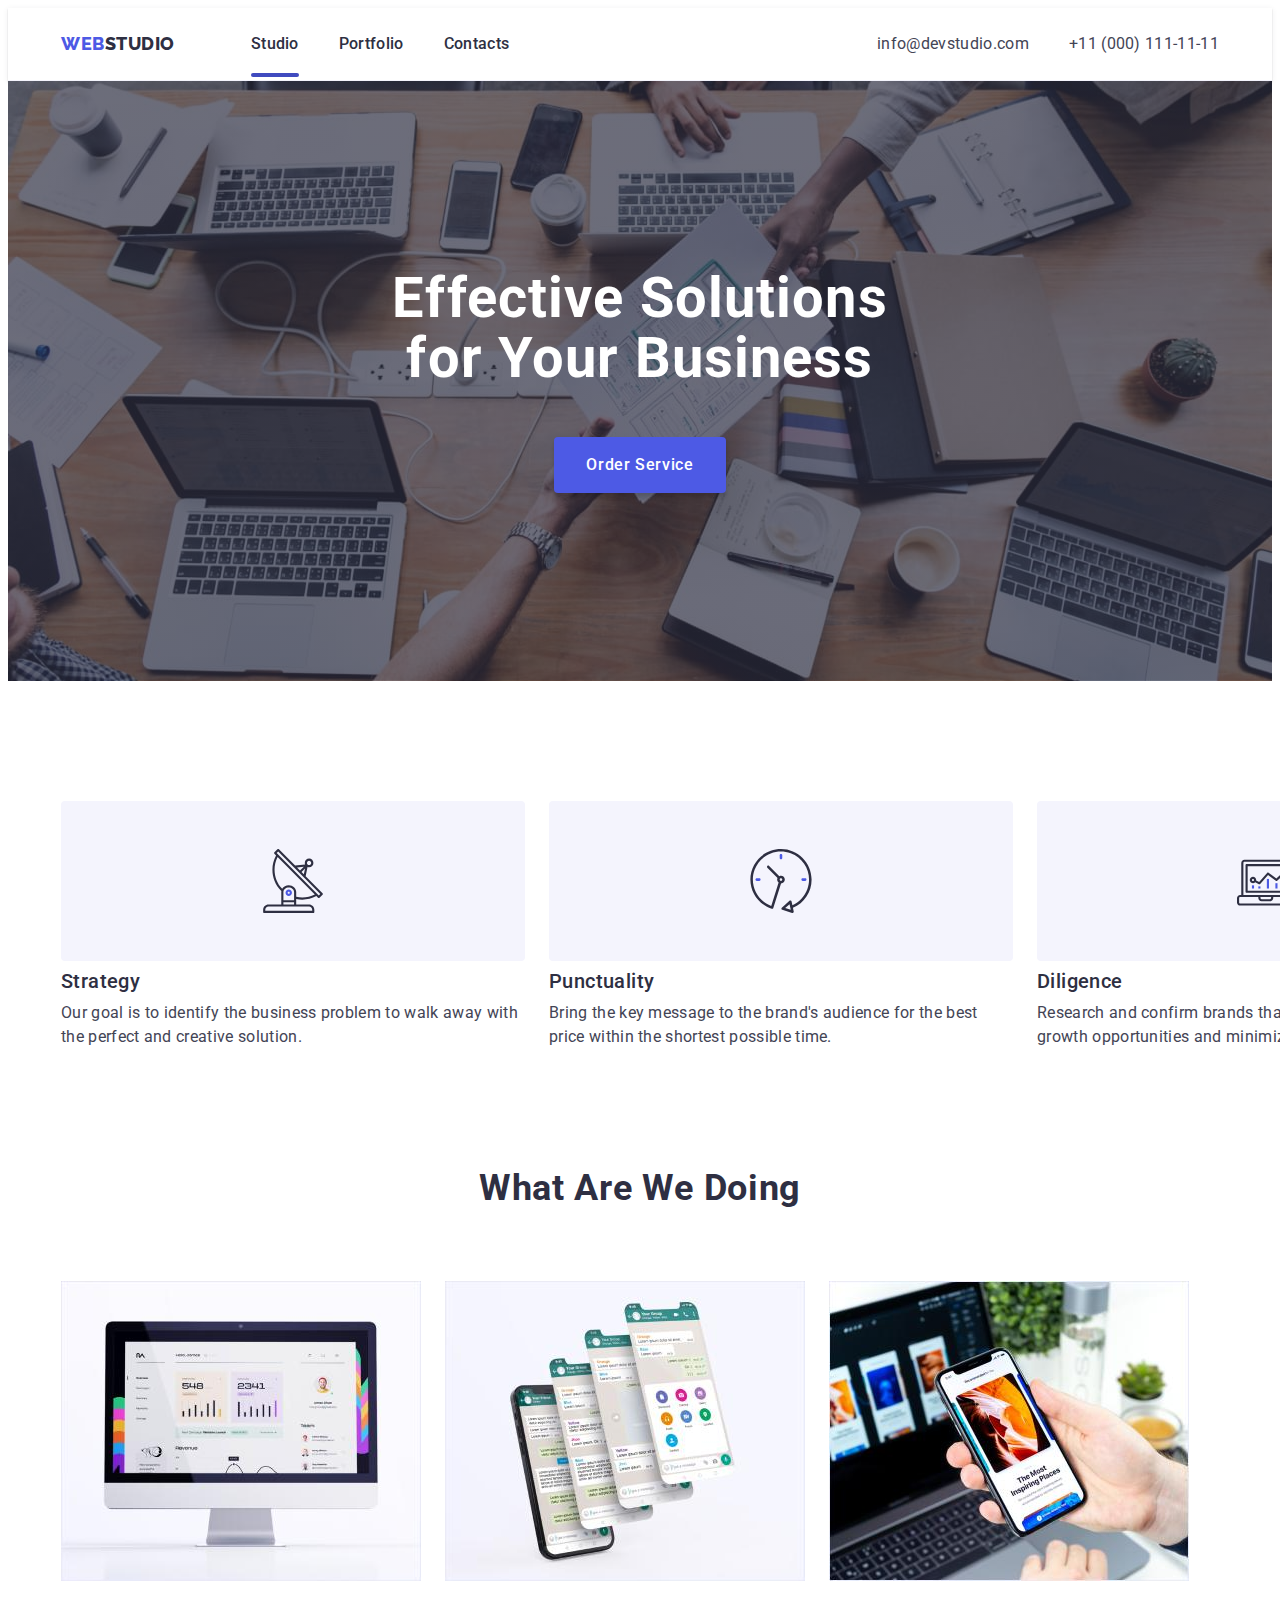
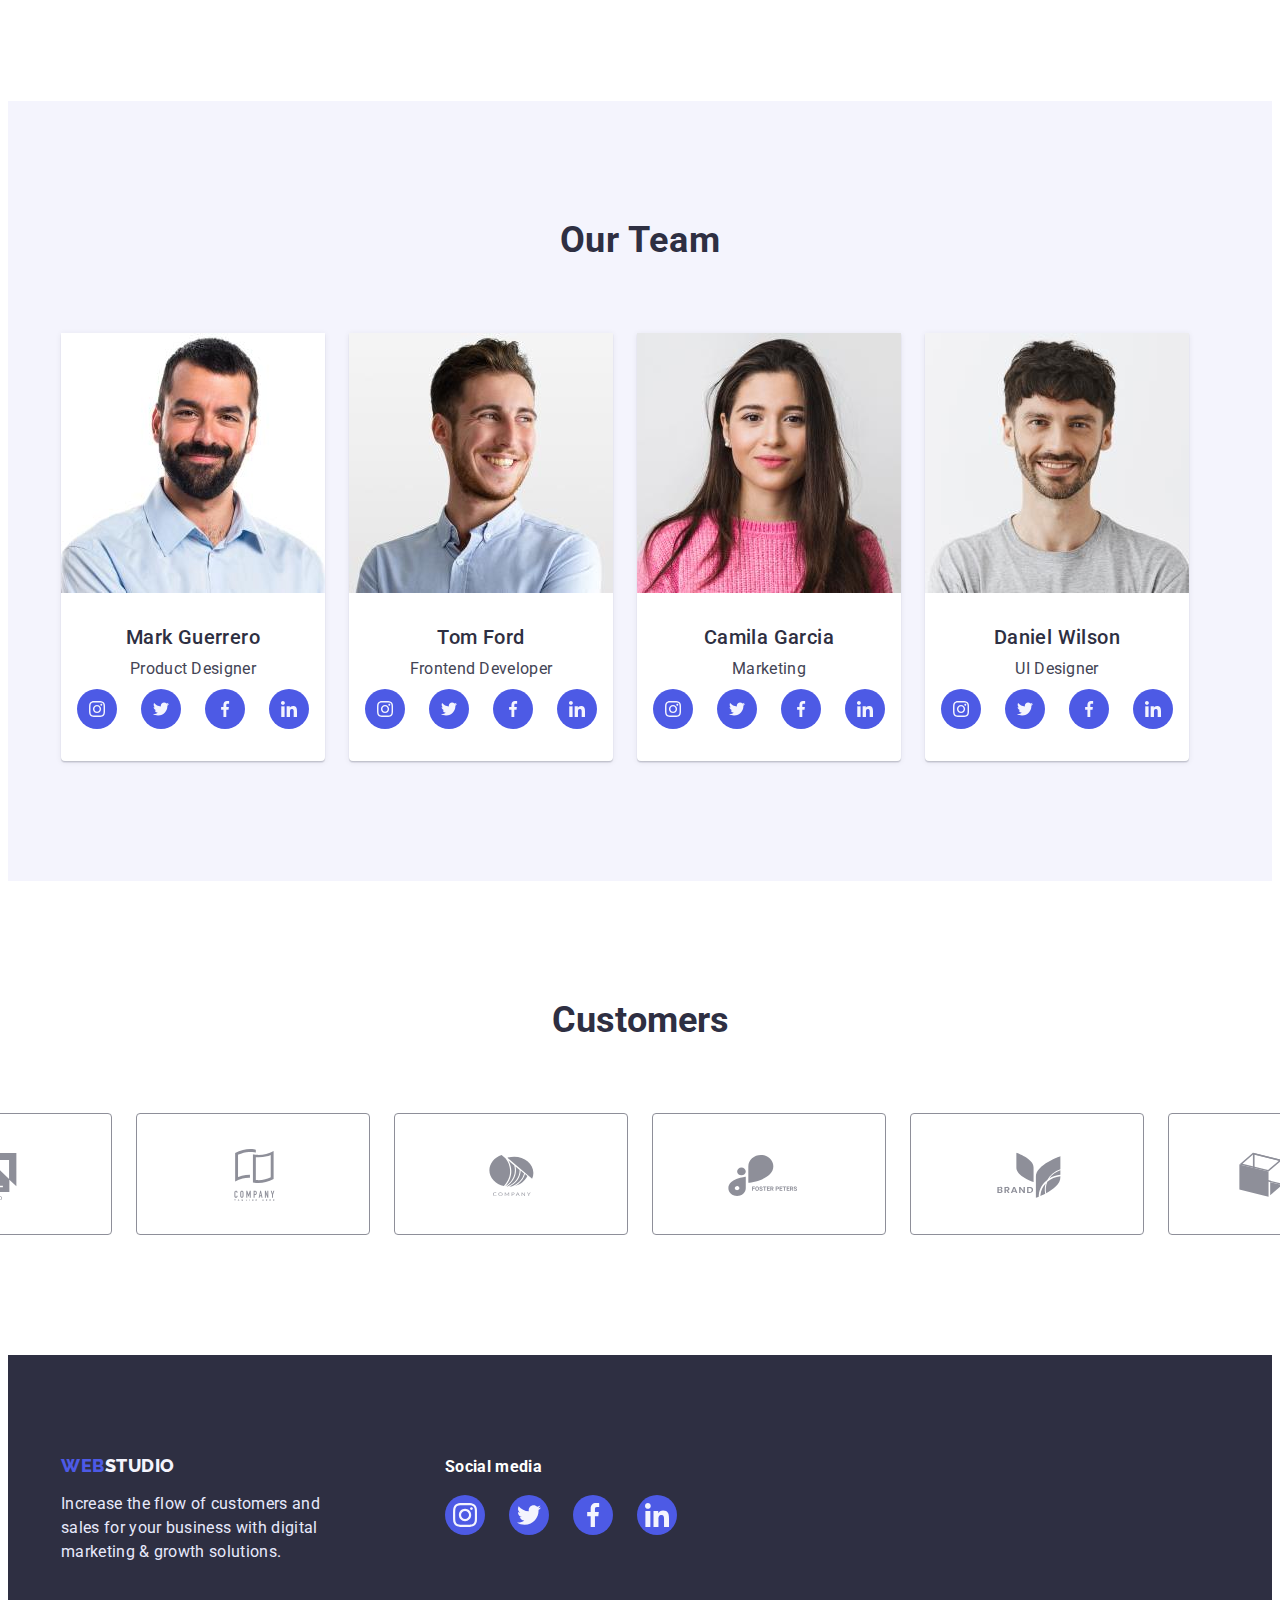
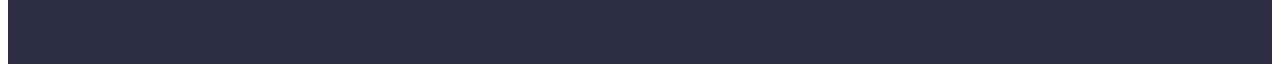
<file: index.html>
<!DOCTYPE html>
<html lang="en">
  <head>
    <meta charset="UTF-8" />
    <meta http-equiv="X-UA-Compatible" content="IE=edge" />
    <meta name="viewport" content="width=device-width, initial-scale=1.0" />
    <title>WEBSTUDIO</title>
    <link
      rel="stylesheet"
      href="https://cdnjs.cloudflare.com/ajax/libs/modern-normalize/1.1.0/modern-normalize.min.css"
      integrity="sha512-wpPYUAdjBVSE4KJnH1VR1HeZfpl1ub8YT/NKx4PuQ5NmX2tKuGu6U/JRp5y+Y8XG2tV+wKQpNHVUX03MfMFn9Q=="
      crossorigin="anonymous"
      referrerpolicy="no-referrer"
    />

    <link rel="preconnect" href="https://fonts.googleapis.com" />
    <link rel="preconnect" href="https://fonts.gstatic.com" crossorigin />
    <link
      href="https://fonts.googleapis.com/css2?family=Raleway:wght@800&family=Roboto:wght@400;500;700;900&display=swap"
      rel="stylesheet"
    />
    <link rel="stylesheet" href="./css/styles.css" />
  </head>
  <body>
    <header class="header-page">
      <div class="container header-page-container">
        <nav class="header-nav">
          <a class="logo link" href="./index.html"
            >Web<span class="logo-studio">Studio</span></a
          >
          <ul class="header-button list">
            <li class="btn-item">
              <a class="btn link btn-header-studio" href="./index.html">Studio</a>
            </li>
            <li class="btn-item">
              <a class="btn link " href="./portfolio.html">Portfolio</a>
            </li>
            <li class="btn-item">
              <a class="btn link" href="">Contacts</a>
            </li>
          </ul>
        </nav>
        <!-- link header -->
        <address class="header-address">
          <ul class="header-link list">
            <li class="address-item">
              <a class="btn-link link" href="mailto:info@devstudio.com"
                >info@devstudio.com</a
              >
            </li>
            <li class="address-item">
              <a class="btn-link link" href="tel:+110001111111"
                >+11 (000) 111-11-11</a
              >
            </li>
          </ul>
        </address>
      </div>
    </header>
    <main>
      <!-- section#1 -->
      <section class="section-hero">
        <div class="container hero-container">
          <h1 class="section-hero-heading">
            Effective Solutions for Your Business
          </h1>
          <button class="section-hero-btn" type="button" data-modal-open>
            Order Service
          </button>
        </div>
      </section>
      <!-- section#2 -->
      <section class="section-two">
        <div class="container section-two-container">
          <h2 class="main shadow" hidden>section#2</h2>
          <ul class="section-two-list list">
            <li class="section-two-item">
              <div class="icon-section-two">
                <svg class="section-two-svg">
                  <use href="./images/symbol-defs.svg#icon-antenna"></use>
                </svg>
              </div>
              <h3 class="section-two-head">Strategy</h3>
              <p class="section-two-text">
                Our goal is to identify the business problem to walk away with
                the perfect and creative solution.
              </p>
            </li>
            <li class="section-two-item">
              <div class="icon-section-two">
                <svg class="section-two-svg">
                  <use href="./images/symbol-defs.svg#icon-clock"></use>
                </svg>
              </div>
              <h3 class="section-two-head">Punctuality</h3>
              <p class="section-two-text">
                Bring the key message to the brand's audience for the best price
                within the shortest possible time.
              </p>
            </li>
            <li class="section-two-item">
              <div class="icon-section-two">
                <svg class="section-two-svg">
                  <use href="./images/symbol-defs.svg#icon-diagram"></use>
                </svg>
              </div>
              <h3 class="section-two-head">Diligence</h3>
              <p class="section-two-text">
                Research and confirm brands that present the strongest digital
                growth opportunities and minimize risk.
              </p>
            </li>
            <li class="section-two-item">
              <div class="icon-section-two">
                <svg class="section-two-svg">
                  <use href="./images/symbol-defs.svg#icon-astronaut"></use>
                </svg>
              </div>
              <h3 class="section-two-head">Technologies</h3>
              <p class="section-two-text">
                Design practice focused on digital experiences. We bring forth a
                deep passion for problem-solving.
              </p>
            </li>
          </ul>
        </div>
      </section>
      <!-- section#3 -->
      <section class="section-three">
        <div class="container">
          <h2 class="section-three-head">What Are We Doing</h2>
          <ul class="section-three-list list">
            <li class="section-three-item">
              <img
                src="./images/doing1.jpg"
                alt="Photo"
                width="360"
                height="300"
              />
            </li>
            <li class="section-three-item">
              <img
                src="./images/doing2.jpg"
                alt="Photo"
                width="360"
                height="300"
              />
            </li>
            <li class="section-three-item">
              <img
                src="./images/doing3.jpg"
                alt="Photo"
                width="360"
                height="300"
              />
            </li>
          </ul>
        </div>
      </section>
      <!-- section#4 -->
      <section class="section-four">
        <div class="container">
          <h2 class="section-four-head">Our Team</h2>
          <ul class="section-four-list list">
            <li class="section-four-item">
              <img
                src="./images/team1.jpg"
                alt="Mark Guerrero"
                width="264"
                height="260"
              />
              <div class="card-name">
                <h3 class="section-four-name">Mark Guerrero</h3>
                <p class="section-four-text">Product Designer</p>
                <ul class="link list icon-list">
                  <li class="icon-item">
                    <a class="icon-link" href="">
                      <svg class="icon-svg">
                        <use
                          href="./images/symbol-defs.svg#icon-instagram"
                        ></use>
                      </svg>
                    </a>
                  </li>
                  <li class="icon-item">
                    <a class="icon-link" href="">
                      <svg class="icon-svg">
                        <use href="./images/symbol-defs.svg#icon-twitter"></use>
                      </svg>
                    </a>
                  </li>
                  <li class="icon-item">
                    <a class="icon-link" href="">
                      <svg class="icon-svg">
                        <use
                          href="./images/symbol-defs.svg#icon-facebook"
                        ></use>
                      </svg>
                    </a>
                  </li>
                  <li class="icon-item">
                    <a class="icon-link" href="">
                      <svg class="icon-svg">
                        <use
                          href="./images/symbol-defs.svg#icon-linkedin"
                        ></use>
                      </svg>
                    </a>
                  </li>
                </ul>
              </div>
            </li>
            <li class="section-four-item">
              <img
                src="./images/team2.jpg"
                alt="Tom Ford"
                width="264"
                height="260"
              />
              <div class="card-name">
                <h3 class="section-four-name">Tom Ford</h3>
                <p class="section-four-text">Frontend Developer</p>
                <ul class="link list icon-list">
                  <li class="icon-item">
                    <a class="icon-link" href="">
                      <svg class="icon-svg">
                        <use
                          href="./images/symbol-defs.svg#icon-instagram"
                        ></use>
                      </svg>
                    </a>
                  </li>
                  <li class="icon-item">
                    <a class="icon-link" href="">
                      <svg class="icon-svg">
                        <use href="./images/symbol-defs.svg#icon-twitter"></use>
                      </svg>
                    </a>
                  </li>
                  <li class="icon-item">
                    <a class="icon-link" href="">
                      <svg class="icon-svg">
                        <use
                          href="./images/symbol-defs.svg#icon-facebook"
                        ></use>
                      </svg>
                    </a>
                  </li>
                  <li class="icon-item">
                    <a class="icon-link" href="">
                      <svg class="icon-svg">
                        <use
                          href="./images/symbol-defs.svg#icon-linkedin"
                        ></use>
                      </svg>
                    </a>
                  </li>
                </ul>
              </div>
            </li>
            <li class="section-four-item">
              <img
                src="./images/team3.jpg"
                alt="Camila Garcia"
                width="264"
                height="260"
              />
              <div class="card-name">
                <h3 class="section-four-name">Camila Garcia</h3>
                <p class="section-four-text">Marketing</p>
                <ul class="link list icon-list">
                  <li class="icon-item">
                    <a class="icon-link" href="">
                      <svg class="icon-svg">
                        <use
                          href="./images/symbol-defs.svg#icon-instagram"
                        ></use>
                      </svg>
                    </a>
                  </li>
                  <li class="icon-item">
                    <a class="icon-link" href="">
                      <svg class="icon-svg">
                        <use href="./images/symbol-defs.svg#icon-twitter"></use>
                      </svg>
                    </a>
                  </li>
                  <li class="icon-item">
                    <a class="icon-link" href="">
                      <svg class="icon-svg">
                        <use
                          href="./images/symbol-defs.svg#icon-facebook"
                        ></use>
                      </svg>
                    </a>
                  </li>
                  <li class="icon-item">
                    <a class="icon-link" href="">
                      <svg class="icon-svg">
                        <use
                          href="./images/symbol-defs.svg#icon-linkedin"
                        ></use>
                      </svg>
                    </a>
                  </li>
                </ul>
              </div>
            </li>
            <li class="section-four-item">
              <img
                src="./images/team4.jpg"
                alt="Daniel Wilson"
                width="264"
                height="260"
              />
              <div class="card-name">
                <h3 class="section-four-name">Daniel Wilson</h3>
                <p class="section-four-text">UI Designer</p>
                <ul class="link list icon-list">
                  <li class="icon-item">
                    <a class="icon-link" href="">
                      <svg class="icon-svg">
                        <use
                          href="./images/symbol-defs.svg#icon-instagram"
                        ></use>
                      </svg>
                    </a>
                  </li>
                  <li class="icon-item">
                    <a class="icon-link" href="">
                      <svg class="icon-svg">
                        <use href="./images/symbol-defs.svg#icon-twitter"></use>
                      </svg>
                    </a>
                  </li>
                  <li class="icon-item">
                    <a class="icon-link" href="">
                      <svg class="icon-svg">
                        <use
                          href="./images/symbol-defs.svg#icon-facebook"
                        ></use>
                      </svg>
                    </a>
                  </li>
                  <li class="icon-item">
                    <a class="icon-link" href="">
                      <svg class="icon-svg">
                        <use
                          href="./images/symbol-defs.svg#icon-linkedin"
                        ></use>
                      </svg>
                    </a>
                  </li>
                </ul>
              </div>
            </li>
          </ul>
        </div>
      </section>
      <!-- section#5 -->
      <section class="section-five">
        <div class="container">
          <h2 class="head-section-five">Customers</h2>
          <ul class="section-five-list link list">
            <li class="section-five-item">
              <a class="section-five-link" href="">
                <svg class="section-five-svg">
                  <use href="./images/symbol-defs.svg#icon-Logo_six"></use>
                </svg>
              </a>
            </li>
            <li class="section-five-item">
              <a class="section-five-link" href="">
                <svg class="section-five-svg">
                  <use href="./images/symbol-defs.svg#icon-Logo_one"></use>
                </svg>
              </a>
            </li>
            <li class="section-five-item">
              <a class="section-five-link" href="">
                <svg class="section-five-svg">
                  <use href="./images/symbol-defs.svg#icon-Logo_two"></use>
                </svg>
              </a>
            </li>
            <li class="section-five-item">
              <a class="section-five-link" href="">
                <svg class="section-five-svg">
                  <use href="./images/symbol-defs.svg#icon-Logo_three"></use>
                </svg>
              </a>
            </li>
            <li class="section-five-item">
              <a class="section-five-link" href="">
                <svg class="section-five-svg">
                  <use href="./images/symbol-defs.svg#icon-Logo_four"></use>
                </svg>
              </a>
            </li>
            <li class="section-five-item">
              <a class="section-five-link" href="">
                <svg class="section-five-svg">
                  <use href="./images/symbol-defs.svg#icon-Logo_five"></use>
                </svg>
              </a>
            </li>
          </ul>
        </div>
      </section>
    </main>
    <footer class="section-footer">
      <div class="container">
        <ul class="link list footer-list">
          <li class="footer-item">
            <a href="./index.html" class="logo link"
              >Web<span class="logo-studio-footer">Studio</span></a
            >
            <p class="section-footer-text">
              Increase the flow of customers and sales for your business with
              digital marketing & growth solutions.
            </p>
          </li>
          <li class="footer-item">
            <h3 class="socialmedia">Social media</h3>
            <ul class="link list icon-list-footer">
              <li class="icon-item-footer">
                <a class="icon-link-footer" href="">
                  <svg class="icon-footer">
                    <use href="./images/symbol-defs.svg#icon-instagram"></use>
                  </svg>
                </a>
              </li>
              <li class="icon-item-footer">
                <a class="icon-link-footer" href="">
                  <svg class="icon-footer">
                    <use href="./images/symbol-defs.svg#icon-twitter"></use>
                  </svg>
                </a>
              </li>
              <li class="icon-item-footer">
                <a class="icon-link-footer" href="">
                  <svg class="icon-footer">
                    <use href="./images/symbol-defs.svg#icon-facebook"></use>
                  </svg>
                </a>
              </li>
              <li class="icon-item-footer">
                <a class="icon-link-footer" href="">
                  <svg class="icon-footer">
                    <use href="./images/symbol-defs.svg#icon-linkedin"></use>
                  </svg>
                </a>
              </li>
            </ul>
          </li>
        </ul>
      </div>
    </footer>
    <div class="backdrop is-hidden"data-modal>
      <div class="modal">
        <button type="button" class="modal-close-btn" data-modal-close>
          <svg class="modal-close" width="18" height="18">
            <use href="./images/symbol-defs.svg#icon-close-black"></use>
          </svg>
        </button>
        <!-- <div>
          <form class="modal-form">
            <h3 class="modal-form-head">Leave your contacts and we will call you back</h3>
             <label class="modal-form-label">
              <span class="modal-label-span">Name</span>
              <input class="modal-form-input" type="text">
          </label>
          <label class="modal-form-label">
            <span class="modal-label-span">Phone</span>
            <input class="modal-form-input" type="tel">
          </label>
          <label class="modal-form-label">
            <span class="modal-label-span">Email</span>
            <input class="modal-form-input" type="email">
          </label>
          <label class="modal-form-label">
            <span class="modal-label-span">Comment</span>          
            <textarea class="modal-form-input-message" name="" id="" placeholder="Text input" ></textarea>
          </label>
          <input class="modal-form-input-check" type="text">
          <label class="modal-form-label-check" for=""></label>
          </form>
        </div> -->
        </div>
      </div>
    </div>
    
    <script src="./js/modal.js"></script>
  </body>
</html>
</file>
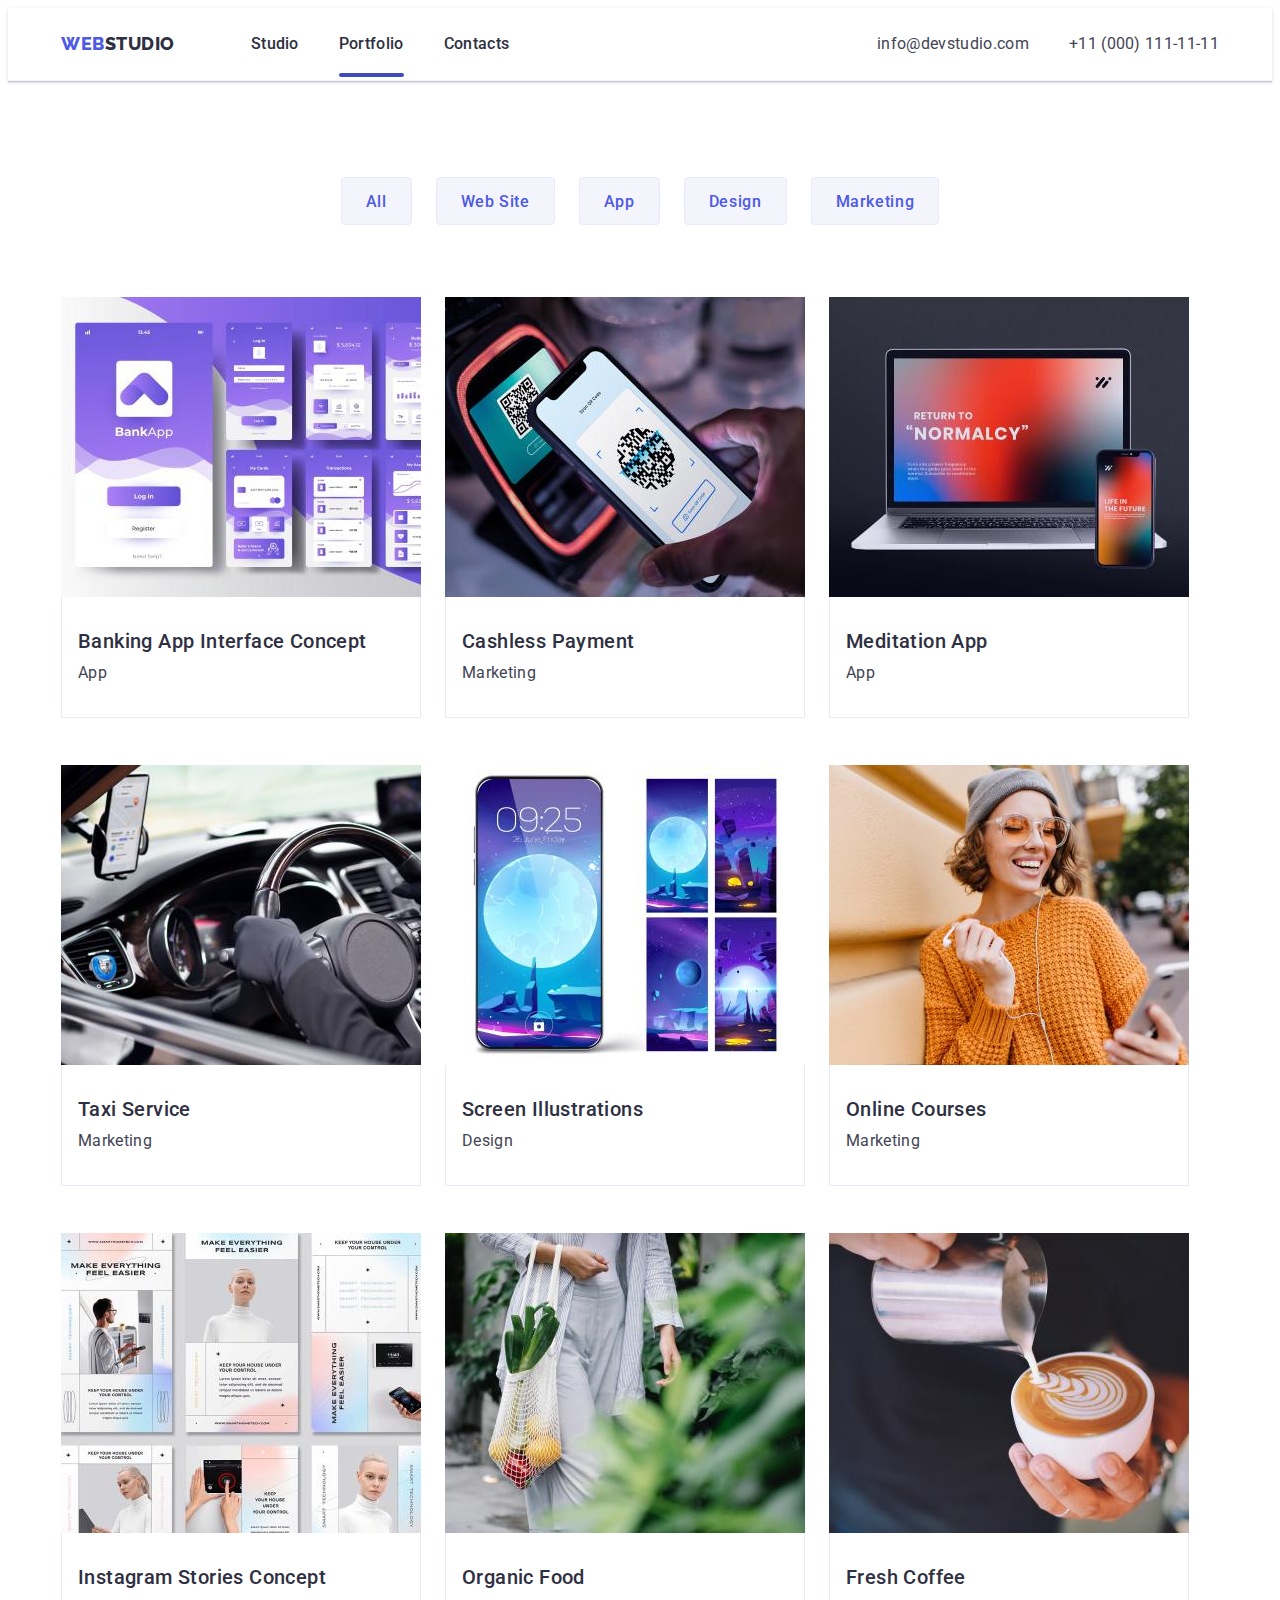
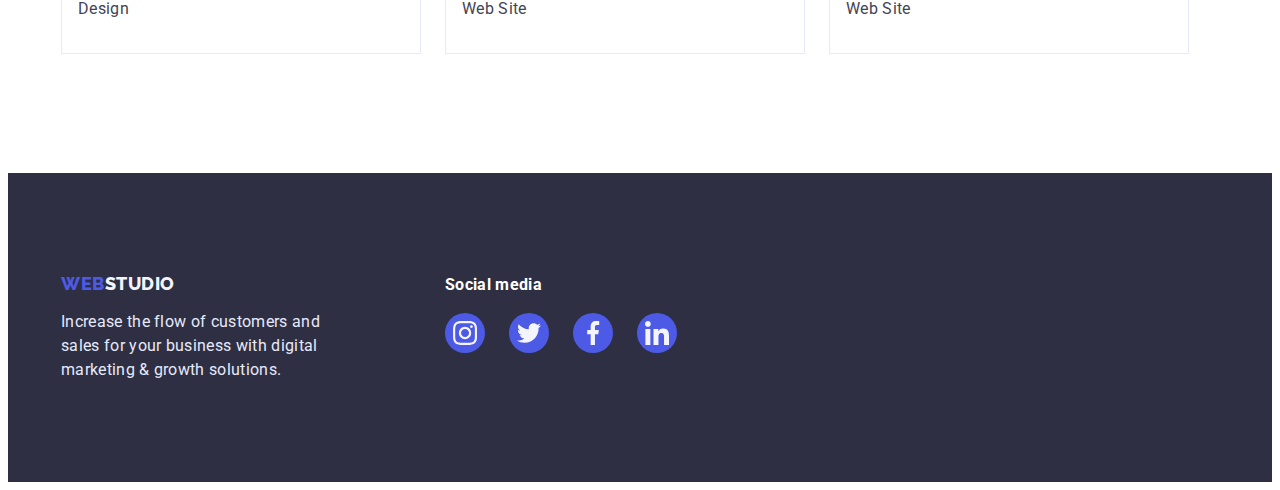
<file: portfolio.html>
<!DOCTYPE html>
<html lang="en">
  <head>
    <meta charset="UTF-8" />
    <meta http-equiv="X-UA-Compatible" content="IE=edge" />
    <meta name="viewport" content="width=device-width, initial-scale=1.0" />
    <title>WEBSTUDIO</title>
    <link
    rel="stylesheet"
    href="https://cdnjs.cloudflare.com/ajax/libs/modern-normalize/1.1.0/modern-normalize.min.css"
    integrity="sha512-wpPYUAdjBVSE4KJnH1VR1HeZfpl1ub8YT/NKx4PuQ5NmX2tKuGu6U/JRp5y+Y8XG2tV+wKQpNHVUX03MfMFn9Q=="
    crossorigin="anonymous"
    referrerpolicy="no-referrer"
  />
    
    <link rel="preconnect" href="https://fonts.googleapis.com" />
    <link rel="preconnect" href="https://fonts.gstatic.com" crossorigin />
    <link
      href="https://fonts.googleapis.com/css2?family=Raleway:wght@800&family=Roboto:wght@400;500;700;900&display=swap"
      rel="stylesheet"
    />
    <link rel="stylesheet" href="./css/styles.css" />
  </head>
  <body>
    <header class="header-page">
      <div class="container header-page-container">      
      <nav class="header-nav">
        <a class="logo link" href="./index.html"
          >Web<span class="logo-studio">Studio</span></a
        >
        <ul class="header-button list">
          <li class="btn-item">
            <a class="btn link" href="./index.html">Studio</a>
          </li>
          <li class="btn-item">
            <a class="btn link btn-header-studio" href="./portfolio.html">Portfolio</a>
          </li>
          <li class="btn-item">
            <a class="btn link" href="">Contacts</a>
          </li>
        </ul>
      </nav>
      <!-- link header -->
      <address class="header-address">
        <ul class="header-link list">
          <li class="address-item">
            <a class="btn-link link" href="mailto:info@devstudio.com"
              >info@devstudio.com</a
            >
          </li>
          <li class="address-item">
            <a class="btn-link link" href="tel:+110001111111"
              >+11 (000) 111-11-11</a
            >
          </li>
        </ul>
      </address>
      </div>
    </header>
    <main>
      <!-- section -->
      <section class="section-portfolio">
        <div class="container">
         <h1 hidden>portfolio</h1>
            <div class="portfolio-nav">
        <ul class="btn-portfolio-list list">
          <li><button class="btn-portfolio" type="button">All</button></li>
          <li><button class="btn-portfolio" type="button">Web Site</button></li>
          <li><button class="btn-portfolio" type="button">App</button></li>
          <li><button class="btn-portfolio" type="button">Design</button></li>
          <li>
            <button class="btn-portfolio" type="button">Marketing</button>
          </li>
        </ul>
      </div>

        <ul class="portfolio-list list">
          
          <li class="portfolio-item">            
            <a class="link portfolio-photo-link" href="">
              <div class="overley-wrapper">
              <img src="./images/portfolio/portfolio_img_1.jpg" alt="Photo"/>
              <p class="overley-text">
                14 Stylish and User-Friendly App Design Concepts · Task Manager App · Calorie Tracker App · Exotic Fruit Ecommerce App · Cloud Storage App
              </p>
            </div>
              <div class="portfolio-card">
              <h2 class="portfolio-name">Banking App Interface Concept</h2>
            <p class="portfolio-text">App</p>
          </div>
          </a>
          </li>

          <li class="portfolio-item">
            <a class="link portfolio-photo-link" href="">
              <div class="overley-wrapper">
              <img src="./images/portfolio/portfolio_img_2.jpg" alt="Photo"/>
              <p class="overley-text">
                14 Stylish and User-Friendly App Design Concepts · Task Manager App · Calorie Tracker App · Exotic Fruit Ecommerce App · Cloud Storage App
              </p>
            </div>
              <div class="portfolio-card">        
            <h2 class="portfolio-name">Cashless Payment</h2>
            <p class="portfolio-text">Marketing</p>
          </div>
          </a>
          </li>

          <li class="portfolio-item">
            <a class="link portfolio-photo-link" href="">
              <div class="overley-wrapper">
              <img src="./images/portfolio/portfolio_img_3.jpg" alt="Photo" />
              <p class="overley-text">
                14 Stylish and User-Friendly App Design Concepts · Task Manager App · Calorie Tracker App · Exotic Fruit Ecommerce App · Cloud Storage App
              </p>
            </div> 
              <div class="portfolio-card">           
            <h2 class="portfolio-name">Meditation App</h2>
            <p class="portfolio-text">App</p>
          </div>
          </a>
          </li>
          
          <li class="portfolio-item">                       
            <a class="link portfolio-photo-link" href="">
               <div class="overley-wrapper">          
              <img src="./images/portfolio/portfolio_img_4.jpg" alt="Photo" />
              <p class="overley-text">
                14 Stylish and User-Friendly App Design Concepts · Task Manager App · Calorie Tracker App · Exotic Fruit Ecommerce App · Cloud Storage App
              </p>
            </div> 
              <div class="portfolio-card"> 
              <h2 class="portfolio-name">Taxi Service</h2>
            <p class="portfolio-text">Marketing</p>
          </div>
          </a>
          </li>
          
          <li class="portfolio-item">                       
            <a class="link portfolio-photo-link" href=""> 
              <div class="overley-wrapper">          
              <img src="./images/portfolio/portfolio_img_5.jpg" alt="Photo" />
              <p class="overley-text">
                14 Stylish and User-Friendly App Design Concepts · Task Manager App · Calorie Tracker App · Exotic Fruit Ecommerce App · Cloud Storage App
              </p>
            </div>
            <div class="portfolio-card">
              <h2 class="portfolio-name">Screen Illustrations</h2>
            <p class="portfolio-text">Design</p>
          </div>
          </a>
          </li>
          
          <li class="portfolio-item">
            <a class="link portfolio-photo-link" href="">
              <div class="overley-wrapper">              
            <img src="./images/portfolio/portfolio_img_6.jpg" alt="Photo" />
            <p class="overley-text">
              14 Stylish and User-Friendly App Design Concepts · Task Manager App · Calorie Tracker App · Exotic Fruit Ecommerce App · Cloud Storage App
            </p>
          </div>
            <div class="portfolio-card">
            <h2 class="portfolio-name">Online Courses</h2>
            <p class="portfolio-text">Marketing</p>
          </div>
          </a>
          </li>
          
          <li class="portfolio-item">                       
            <a class="link portfolio-photo-link" href=""> 
              <div class="overley-wrapper">             
              <img src="./images/portfolio/portfolio_img_7.jpg" alt="Photo" />
              <p class="overley-text">
                14 Stylish and User-Friendly App Design Concepts · Task Manager App · Calorie Tracker App · Exotic Fruit Ecommerce App · Cloud Storage App
              </p>
            </div>
              <div class="portfolio-card">
              <h2 class="portfolio-name">Instagram Stories Concept</h2>
            <p class="portfolio-text">Design</p>
          </div>
          </a>
          </li>

          <li class="portfolio-item">                       
            <a class="link portfolio-photo-link" href=""> 
              <div class="overley-wrapper">             
              <img src="./images/portfolio/portfolio_img_8.jpg" alt="Photo" />
              <p class="overley-text">
                14 Stylish and User-Friendly App Design Concepts · Task Manager App · Calorie Tracker App · Exotic Fruit Ecommerce App · Cloud Storage App
              </p>
            </div>
              <div class="portfolio-card"> 
              <h2 class="portfolio-name">Organic Food</h2>
            <p class="portfolio-text">Web Site</p>
          </div>
          </a>
          </li>
         
          <li class="portfolio-item">                      
            <a class="link portfolio-photo-link" href="">
              <div class="overley-wrapper">              
              <img src="./images/portfolio/portfolio_img_9.jpg" alt="Photo" />
              <p class="overley-text">
                14 Stylish and User-Friendly App Design Concepts · Task Manager App · Calorie Tracker App · Exotic Fruit Ecommerce App · Cloud Storage App
              </p>
            </div>
              <div class="portfolio-card"> 
              <h2 class="portfolio-name">Fresh Coffee</h2>
            <p class="portfolio-text">Web Site</p>
          </div>
          </a>
          </li>
        </ul>
      </div>
      </section>
    </main>
     <footer class="section-footer">
      <div class="container">
        <ul class="link list footer-list">
          <li class="footer-item">
       
        <a href="./index.html" class="logo link"
          >Web<span class="logo-studio-footer">Studio</span></a
        >
        <p class="section-footer-text">
          Increase the flow of customers and sales for your business with
          digital marketing & growth solutions.
        </p>
        </li>
          <li class="footer-item">
          <h3 class="socialmedia">Social media</h3>
          <ul class="link list icon-list-footer">
                   <li class="icon-item-footer">
                    <a class="icon-link-footer" href="">
                      <svg class="icon-footer">
                        <use                          
                          href="./images/symbol-defs.svg#icon-instagram"
                        ></use>
                      </svg>
                    </a>
                  </li>
                  <li class="icon-item-footer">
                    <a class="icon-link-footer" href="">
                      <svg class="icon-footer">
                        <use href="./images/symbol-defs.svg#icon-twitter"></use>
                      </svg>
                    </a>
                  </li>
                  <li class="icon-item-footer">
                    <a class="icon-link-footer" href="">
                      <svg class="icon-footer">
                        <use
                          href="./images/symbol-defs.svg#icon-facebook"
                        ></use>
                      </svg>
                    </a>
                  </li>
                  <li class="icon-item-footer">
                    <a class="icon-link-footer" href="">
                      <svg class="icon-footer">
                        <use
                          href="./images/symbol-defs.svg#icon-linkedin"
                        ></use>
                      </svg>
                    </a>
                  </li>
                </ul>
          </li>
           </ul>
      </div>
    </footer>
  </div>    
  </body>
</html>
</file>
<file: css/styles.css>
body {
    font-family: 'Roboto', sans-serif;
    ;
    font-size: 16px;
    background-color: #FFFFFF;
    color: #434455;
}


/* section,
header,
footer {
    outline: 2px solid red; 
} */

.list {
    list-style: none;
}


.link {
    text-decoration: none;
}


h1,
h2,
h3,
h4,
h5,
h6,
P {
    margin-top: 0;
    margin-bottom: 0;
}


ol,
ul {
    margin-top: 0;
    margin-bottom: 0;
    padding-left: 0;
}


img {
    display: block;
}


.container {
    width: 1158px;
    margin-left: auto;
    margin-right: auto;
    padding-left: 15px;
    padding-right: 15px;
}


/* :root{    
--transi: 250ms,cubic-bezier(0.4, 0, 0.2, 1);
} */


/**!------- header ------------*/


.header-page {
    border-bottom: 1px solid #F4F4FD;
    padding-top: 24px;
    padding-bottom: 24px;
    box-shadow: 0px 2px 1px rgba(46, 47, 66, 0.08), 0px 1px 1px rgba(46, 47, 66, 0.16), 0px 1px 6px rgba(46, 47, 66, 0.08);
}


.header-page-container {
    display: flex;
    align-items: center;
    justify-content: space-between;
}


.header-nav {
    display: flex;
    align-items: center;
}


.logo {
    font-family: 'Raleway', sans-serif;
    font-weight: 800;
    font-size: 18px;
    line-height: 1.17;
    letter-spacing: 0.03em;
    text-transform: uppercase;
    color: #4D5AE5;
    margin-right: 76px;
    transition: color 250ms cubic-bezier(0.4, 0, 0.2, 1);
}


.logo-studio {
    color: #2E2F42;
}


.logo:hover,
.logo:focus {
    color: #404BBF
}


.header-button {
    display: flex;
    align-items: center;
}


.btn-item:not(:last-child) {
    margin-right: 40px;
}


.btn {
    position: relative;
    font-weight: 500;
    line-height: 1.5;
    letter-spacing: 0.02em;
    color: #2E2F42;
    transition: color 250ms cubic-bezier(0.4, 0, 0.2, 1);
}


.btn-header-studio::after {
    content: '';
    bottom: -24px;
    width: 100%;
    height: 4px;
    background-color: #404BBF;
    border-radius: 2px;
    display: block;
    position: absolute;   
}



.btn:hover,
.btn:focus {
    color: #404BBF;
}


.header-address {
    font-style: normal;
}


.header-link {
    display: flex;
    align-items: center;
}


.btn-link {
    line-height: 1.5;
    letter-spacing: 0.02em;
    color: #434455;
    transition: color 250ms cubic-bezier(0.4, 0, 0.2, 1);
}


.address-item:not(:last-child) {
    margin-right: 40px;
}


.btn-link:hover,
.btn-link:focus {
    color: #404BBF;
}


/* *!------- section#1 ------------*/


.section-hero {
    max-width: 1440px;
    margin: 0 auto;
    background-color: #2E2F42;
    background-image: linear-gradient(rgba(46, 47, 66, 0.7),
            rgba(46, 47, 66, 0.7)),
        url(../images/backgraundphoto-section-1.jpg);
    background-repeat: no-repeat;
    background-position: center;
    background-size: cover;
    padding-top: 188px;
    padding-bottom: 188px;
}


.hero-container {
    display: flex;
    flex-direction: column;
}


.section-hero-heading {
    font-size: 56px;
    line-height: 1.07;
    text-align: center;
    letter-spacing: 0.02em;
    color: #FFFFFF;
    margin-bottom: 48px;
    margin-left: auto;
    margin-right: auto;
    width: 496px;
}


.section-hero-btn {
    font-family: "Roboto", sans-serif;
    ;
    font-size: 16px;
    font-weight: 500;
    line-height: 1.5;
    letter-spacing: 0.04em;
    cursor: pointer;
    background-color: #4D5AE5;
    color: #FFFFFF;
    min-width: 169px;
    height: 56px;
    border-radius: 4px;
    border: 0px;
    box-shadow: 0px 4px 4px rgba(0, 0, 0, 0.15);
    margin-left: auto;
    margin-right: auto;
    padding: 16px 32px;
    transition: background-color 250ms cubic-bezier(0.4, 0, 0.2, 1);

}


.section-hero-btn:hover,
.section-hero-btn:focus {
    background-color: #404BBF;
}


/* *!------- section#2 ------------*/


.section-two {
    padding-top: 120px;
    padding-bottom: 120px;
}


.section-two-list {
    display: flex;
    gap: 24px;
}


.icon-section-two {
    display: flex;
    background-color: #F4F4FD;
    border-radius: 4px;
    width: 264px;
    height: 112px;
    padding: 24px 100px;
    justify-content: center;
    align-items: center;
}

.section-two-svg {
    width: 64px;
    height: 64px;
}


.section-two-head {
    font-weight: 500;
    font-size: 20px;
    line-height: 1.2;
    letter-spacing: 0.02em;
    color: #2E2F42;
    margin-top: 8px;
    margin-bottom: 8px;
}


.section-two-text {
    line-height: 1.5;
    letter-spacing: 0.02em;
    color: #434455;

}


/* *!------- section#3 ------------*/


.section-three {
    padding-bottom: 120px;
}


.section-three-head {
    font-size: 36px;
    line-height: 1.11;
    text-align: center;
    letter-spacing: 0.02em;
    text-transform: capitalize;
    color: #2E2F42;
    margin-bottom: 72px;
}


.section-three-list {
    display: flex;
    gap: 24px;
}


/* *!------- section#4 ------------*/
.section-four {
    background-color: #F4F4FD;
    padding-top: 120px;
    padding-bottom: 120px;
}


.section-four-head {
    font-size: 36px;
    line-height: 1.11;
    text-align: center;
    letter-spacing: 0.02em;
    text-transform: capitalize;
    color: #2E2F42;
    margin-bottom: 72px;
}


.section-four-list {
    display: flex;
    gap: 24px;

}


.section-four-item {
    background-color: #FFFFFF;
    flex-basis: calc((100%-72px)/4);
    border-radius: 0px 0px 4px 4px;
    box-shadow: 0px 1px 6px rgba(46, 47, 66, 0.08), 0px 1px 1px rgba(46, 47, 66, 0.16), 0px 2px 1px rgba(46, 47, 66, 0.08);
}


.card-name {
    padding: 32px 16px;
}


.section-four-name {
    font-style: normal;
    font-weight: 500;
    font-size: 20px;
    line-height: 1.2;
    text-align: center;
    letter-spacing: 0.02em;
    color: #2E2F42;
    margin-bottom: 8px;
}


.section-four-text {
    line-height: 1.5;
    text-align: center;
    letter-spacing: 0.02em;
    margin-bottom: 8px;
}


.icon-list {
    display: flex;
    gap: 24px;
}

.icon-link {
    display: flex;
    width: 40px;
    height: 40px;
    justify-content: center;
    align-items: center;
    gap: 12px;
    fill: #F4F4FD;
    background-color: #4D5AE5;
    border-radius: 50%;
    transition:background-color 250ms cubic-bezier(0.4, 0, 0.2, 1);
}


.icon-link:hover,
.icon-link:focus{
    background-color:#404BBF;
}

.icon-svg {
    width: 16px;
    height: 16px;
}


/* *!-------sectoion#5 ------------*/
.section-five {
    padding: 120px 0;
}

.head-section-five {
    font-size: 36px;
    line-height: 40px;
    line-height: 1.11;
    text-align: center;
    color: #2E2F42;
    margin-bottom: 72px;

}


.section-five-list {
    display: flex;
    gap: 24px;
    justify-content: center;
    align-items: center;
}


.section-five-link {
    display: flex;
    width: 168px;
    height: 88px;
    border: solid 1px #8E8F99;
    border-radius: 4px;
    fill: #8E8F99;
    padding: 16px 32px;
    justify-content: center;
    align-items: center;
    transition: fill 250ms cubic-bezier(0.4, 0, 0.2, 1), border 250ms cubic-bezier(0.4, 0, 0.2, 1);

}



.section-five-svg {
    width: 104px;
    height: 56px;
}



.section-five-link:hover,
.section-five-link:focus {

    fill: #404BBF;
    border: solid 1px #404BBF;
}

/* *!------- footer ------------*/




.section-footer {
    background-color: #2E2F42;
    padding-top: 100px;
    padding-bottom: 100px;
}


.logo-studio-footer {
    color: #F4F4FD;
}


.section-footer-text {
    line-height: 1.5;
    letter-spacing: 0.02em;
    color: #E7E9FC;
    width: 264px;
    margin-top: 16px;
}


.footer-list {
    display: flex;
    gap: 120px;
}


.socialmedia {
    font-size: 16px;
    line-height: 1.5;
    letter-spacing: 0.02em;
    color: #FFFFFF;
}


.icon-list-footer {
    display: flex;
    gap: 24px;
    padding-top: 16px;

}


.icon-link-footer {
    display: flex;
    width: 40px;
    height: 40px;
    justify-content: center;
    align-items: center;
    fill: #F4F4FD;
    background-color: #4D5AE5;
    border-radius: 50%;
    transition: background-color 250ms cubic-bezier(0.4, 0, 0.2, 1);

}


.icon-link-footer:hover,
.icon-link-footer:focus {
    background-color: #31D0AA;
}


.icon-footer {
    width: 24px;
    height: 24px;
}





/* *!------- portfolio ------------*/


.section-portfolio {
    padding-top: 96px;
    padding-bottom: 120px;
}


.btn-portfolio {
    font-family: 'Roboto', sans-serif;
    ;
    font-weight: 500;
    font-size: 16px;
    line-height: 1.5;
    letter-spacing: 0.04em;
    border: 1px solid #E7E9FC;
    border-radius: 4px;
    cursor: pointer;
    background-color: #F4F4FD;
    color: #4D5AE5;
    height: 48px;
    padding: 12px 24px;
    transition: background-color 250ms cubic-bezier(0.4, 0, 0.2, 1), color 250ms cubic-bezier(0.4, 0, 0.2, 1), border 250ms cubic-bezier(0.4, 0, 0.2, 1), box-shadow, 250ms cubic-bezier(0.4, 0, 0.2, 1);

}



.btn-portfolio:hover,
.btn-portfolio:focus {

    background-color: #404BBF;
    color: #FFFFFF;
    border: 1px solid #404BBF;
    box-shadow: 0px 3px 1px rgba(0, 0, 0, 0.1),
        0px 2px 1px rgba(0, 0, 0, 0.08), 0px 2px 2px rgba(0, 0, 0, 0.12);
}



.portfolio-nav {
    justify-content: center;
    display: flex;
}

.btn-portfolio-list {
    display: flex;
    gap: 24px;
    margin-bottom: 72px;
}



.portfolio-list {
    display: flex;
    flex-wrap: wrap;
    column-gap: 24px;
    row-gap: 48px;
}


.portfolio-item {
    width: 360px;
    height: 420px;
}





.portfolio-photo-link {
    display: inline-block;
}


.portfolio-photo-link:hover,
.portfolio-photo-link:focus {
    box-shadow: 0px 1px 1px rgba(46, 47, 66, 0.16),
        0px 2px 1px rgba(46, 47, 66, 0.08);
}


.overley-wrapper {
    position: relative;
    overflow: hidden;
}

.overley-text {
    position: absolute;
    background: #4D5AE5;
    width: 100%;
    height: 100%;
    left: 0;
    top: 0;
    padding: 40px 32px;
    color: #F4F4FD;
    line-height: 1.5;
    letter-spacing: 0.02em;
    transform: translate(0, 100%);
    transition: transform 250ms cubic-bezier(0.4, 0, 0.2, 1);
    overflow: auto;

}


.portfolio-photo-link:hover .overley-text,
.portfolio-photo-link:focus .overley-text {
    transform: translate(0, 0)
}


.portfolio-card {
    padding-top: 32px;
    padding-left: 16px;
    padding-bottom: 32px;
    border: 1px solid #E7E9FC;
    border-top: none;
}

.portfolio-name {
    font-weight: 500;
    font-size: 20px;
    line-height: 1.2;
    letter-spacing: 0.02em;
    color: #2E2F42;
    margin-bottom: 8px;
}


.portfolio-text {
    line-height: 1.5;
    letter-spacing: 0.02em;
    color: #434455;
}


/* *!------- modal ------------*/

.backdrop {
    position: fixed;
    z-index: 100;
    top: 0;
    left: 0;
    width: 100%;
    height: 100%;
    background-color: rgba(46, 47, 66, 0.4);
    transition: opacity 250ms cubic-bezier(0.4, 0, 0.2, 1), visibility 250ms cubic-bezier(0.4, 0, 0.2, 1);
}


.backdrop.is-hidden {
    opacity: 0;
    visibility: hidden;
    pointer-events: none;

}


.modal {
    position: absolute;
    top: 50%;
    left: 50%;
    transform: translate(-50%, -50%);
    width: 408px;
    height: 576px;
    background-color: #FCFCFC;
}



.modal-close-btn {
    cursor: pointer;
    position: absolute;
    top: 10px;
    right: 10px;
    display: flex;
    justify-content: center;
    align-items: center;
    width: 24px;
    height: 24px;
    background-color: #E7E9FC;
    border: 1px solid rgba(0, 0, 0, 0.1);
    border-radius: 50%;
    transition: border-color 250ms cubic-bezier(0.4, 0, 0.2, 1), background-color 250ms cubic-bezier(0.4, 0, 0.2, 1);
}

.modal-close-btn:hover,
.modal-close-btn:focus {
    border-color: #404BBF;
    background-color: #404BBF;
}

.modal-close {
    fill: #2E2F42;
    transition: fill 250ms cubic-bezier(0.4, 0, 0.2, 1);
}


.modal-close-btn:hover .modal-close,
.modal-close-btn:focus .modal-close {
    fill: #fff;
}


.modal-form{
    /* display: flex; 
  flex-direction: column;
  padding:24px ; */
  
}


.modal-form-head{
    /* display: inline;
    font-weight: 500;
font-size: 16px;
line-height: 1.5;
text-align: center;
letter-spacing: 0.02em;
color: #2E2F42;
margin: 48px 0 16px; */


/* width: 360px;
height: 24px; */

}


.modal-form-wrapper{
    /* display: inline; */
}


.modal-form-input{  
    /* display: inline; */
    /* margin-top: 8px; */

}
</file>
